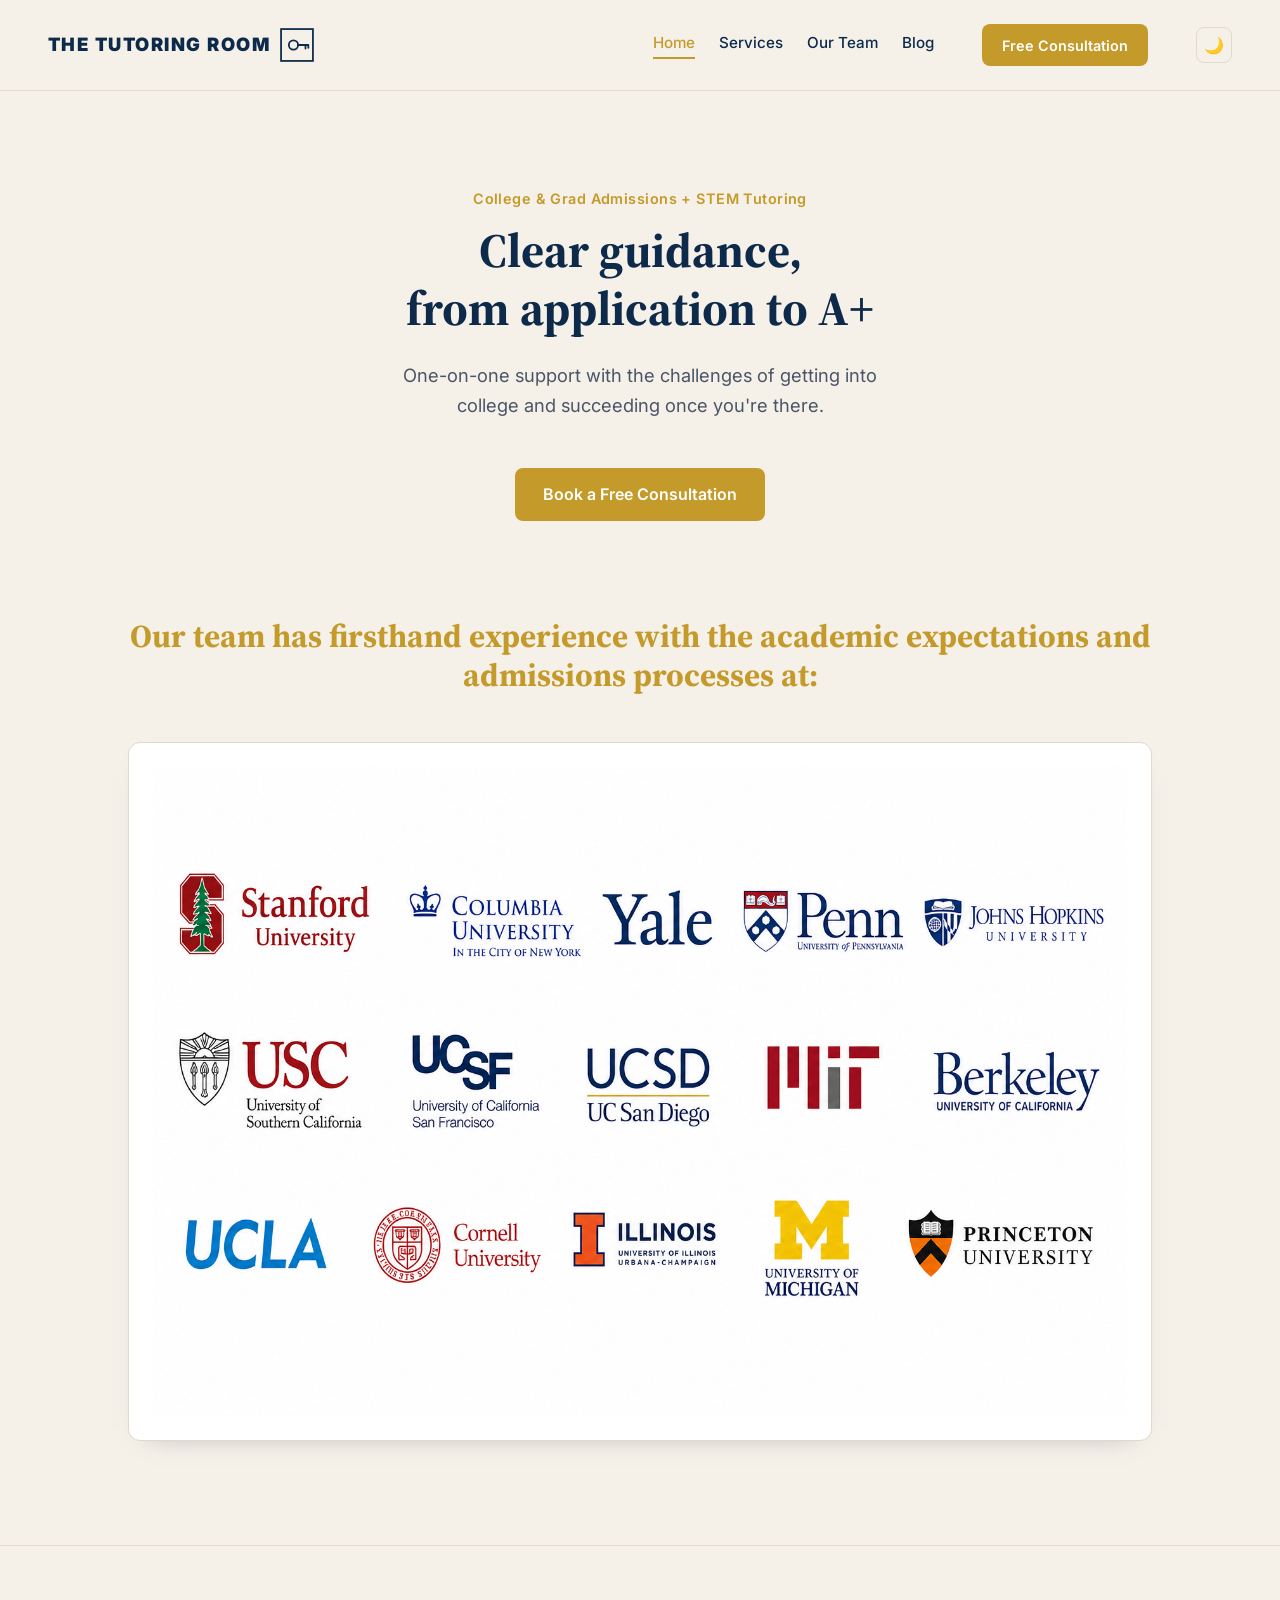
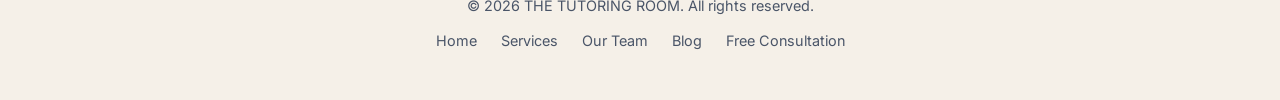
<file: index.html>
<!DOCTYPE html>
<html lang="en">
<head>
  <meta charset="UTF-8">
  <meta name="viewport" content="width=device-width, initial-scale=1.0">
  <title>College Admissions Advising &amp; STEM Tutoring | The Tutoring Room</title>
  <meta name="description" content="College admissions advising, graduate school guidance, and one-on-one STEM tutoring from experienced tutors at The Tutoring Room.">
  <link rel="canonical" href="https://tutoring-room.com/">
  <link rel="stylesheet" href="style.css?v=site-refresh-20261027-school-panel-roomier">
</head>
<body>

<header class="site-header">
  <a href="index.html" class="logo">
    <span class="logo-text">THE TUTORING ROOM</span>
    <span class="logo-icon" aria-hidden="true">
        <svg viewBox="0 0 24 24" fill="none" xmlns="http://www.w3.org/2000/svg">
        <rect x="0.75" y="0.75" width="22.5" height="22.5" stroke="currentColor" stroke-width="1.25"/>
        <circle cx="9.5" cy="12" r="3.25" stroke="currentColor" stroke-width="1.25"/>
        <path d="M12.75 12H20M18 12V14.5M20 12V14" stroke="currentColor" stroke-width="1.25" stroke-linecap="round"/>
        </svg>
    </span>
    </a>
  <button class="menu-toggle" type="button" aria-label="Open navigation menu" aria-expanded="false" aria-controls="site-navigation">
    <span></span><span></span><span></span>
  </button>
  <div class="nav-group" id="site-navigation">
    <nav aria-label="Main navigation">
      <a href="index.html" class="nav-active">Home</a>
      <a href="services.html">Services</a>
      <a href="team.html">Our Team</a>
      <a href="blog.html">Blog</a>
    </nav>
    <a href="consultation.html" class="btn-consultation">Free Consultation</a>
    <button id="theme-toggle" aria-label="Toggle dark mode">🌙</button>
  </div>
</header>

  <main>
    <section class="hero">
    <p class="hero-label"> College & Grad Admissions + STEM Tutoring</p>
    <h1>Clear guidance,<br>from application to A+</h1>
    <p class="hero-sub">One-on-one support with the challenges of getting into college and succeeding once you're there.</p>
    <a href="consultation.html" class="btn-primary">Book a Free Consultation</a>
    </section>

    <section class="admits">
      <h2 class="section-heading">Our team has firsthand experience with the academic expectations and admissions processes at:</h2>
      <div class="admits-image-wrapper">
        <img src="images/School_List.png" alt="Our team has firsthand experience with being admitted/helping student get into top colleges 
        including Stanford, Yale, MIT, Columbia, Penn, Berkeley, Cornell, UCLA and more">
      </div>
    </section>

  </main>

<footer class="site-footer">
  <p>&copy; 2026 THE TUTORING ROOM. All rights reserved.</p>
  <div class="footer-links">
    <a href="index.html">Home</a>
    <a href="services.html">Services</a>
    <a href="team.html">Our Team</a>
    <a href="blog.html">Blog</a>
    <a href="consultation.html">Free Consultation</a>
  </div>
</footer>

  <script src="script.js?v=site-refresh-20261027"></script>
</body>
</html>
</file>
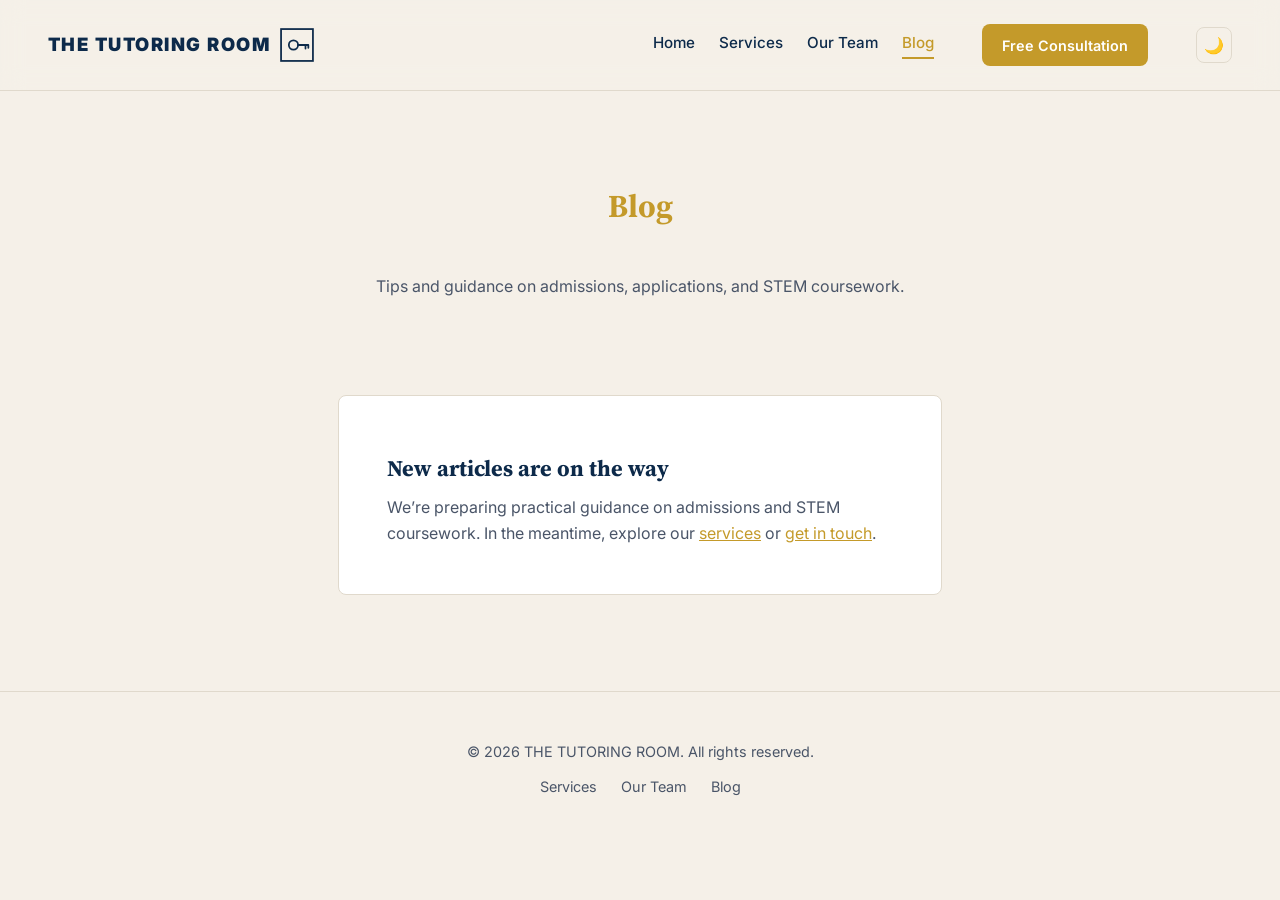
<file: blog.html>
<!DOCTYPE html>
<html lang="en">
<head>
  <meta charset="UTF-8">
  <meta name="viewport" content="width=device-width, initial-scale=1.0">
  <title>Admissions &amp; STEM Learning Articles | The Tutoring Room</title>
  <meta name="description" content="Practical guidance on college admissions, applications, graduate study, and STEM coursework from The Tutoring Room.">
  <link rel="canonical" href="https://tutoring-room.com/blog.html">
  <link rel="stylesheet" href="style.css?v=site-refresh-20261027">
</head>
<body>

<header class="site-header">
  <a href="index.html" class="logo">
    <span class="logo-text">THE TUTORING ROOM</span>
    <span class="logo-icon" aria-hidden="true">
        <svg viewBox="0 0 24 24" fill="none" xmlns="http://www.w3.org/2000/svg">
        <rect x="0.75" y="0.75" width="22.5" height="22.5" stroke="currentColor" stroke-width="1.25"/>
        <circle cx="9.5" cy="12" r="3.25" stroke="currentColor" stroke-width="1.25"/>
        <path d="M12.75 12H20M18 12V14.5M20 12V14" stroke="currentColor" stroke-width="1.25" stroke-linecap="round"/>
        </svg>
    </span>
    </a>
  <button class="menu-toggle" type="button" aria-label="Open navigation menu" aria-expanded="false" aria-controls="site-navigation">
    <span></span><span></span><span></span>
  </button>
  <div class="nav-group" id="site-navigation">
    <nav aria-label="Main navigation">
      <a href="index.html">Home</a>
      <a href="services.html">Services</a>
      <a href="team.html">Our Team</a>
      <a href="blog.html" class="nav-active">Blog</a>
    </nav>
    <a href="consultation.html" class="btn-consultation">Free Consultation</a>
    <button id="theme-toggle" aria-label="Toggle dark mode">🌙</button>
  </div>
</header>

  <main>
    <section class="blog-hero">
      <h1 class="section-heading">Blog</h1>
      <p class="contact-sub">Tips and guidance on admissions, applications, and STEM coursework.</p>
    </section>

    <section class="blog-list">

      <div class="blog-card">
        <h2>New articles are on the way</h2>
        <p>We’re preparing practical guidance on admissions and STEM coursework. In the meantime, explore our <a href="services.html">services</a> or <a href="consultation.html">get in touch</a>.</p>
      </div>

    </section>
  </main>

  <footer class="site-footer">
    <p>&copy; 2026 THE TUTORING ROOM. All rights reserved.</p>
    <div class="footer-links">
      <a href="services.html">Services</a>
      <a href="team.html">Our Team</a>
      <a href="blog.html">Blog</a>
    </div>
  </footer>

  <script src="script.js?v=site-refresh-20261027"></script>
</body>
</html>
</file>
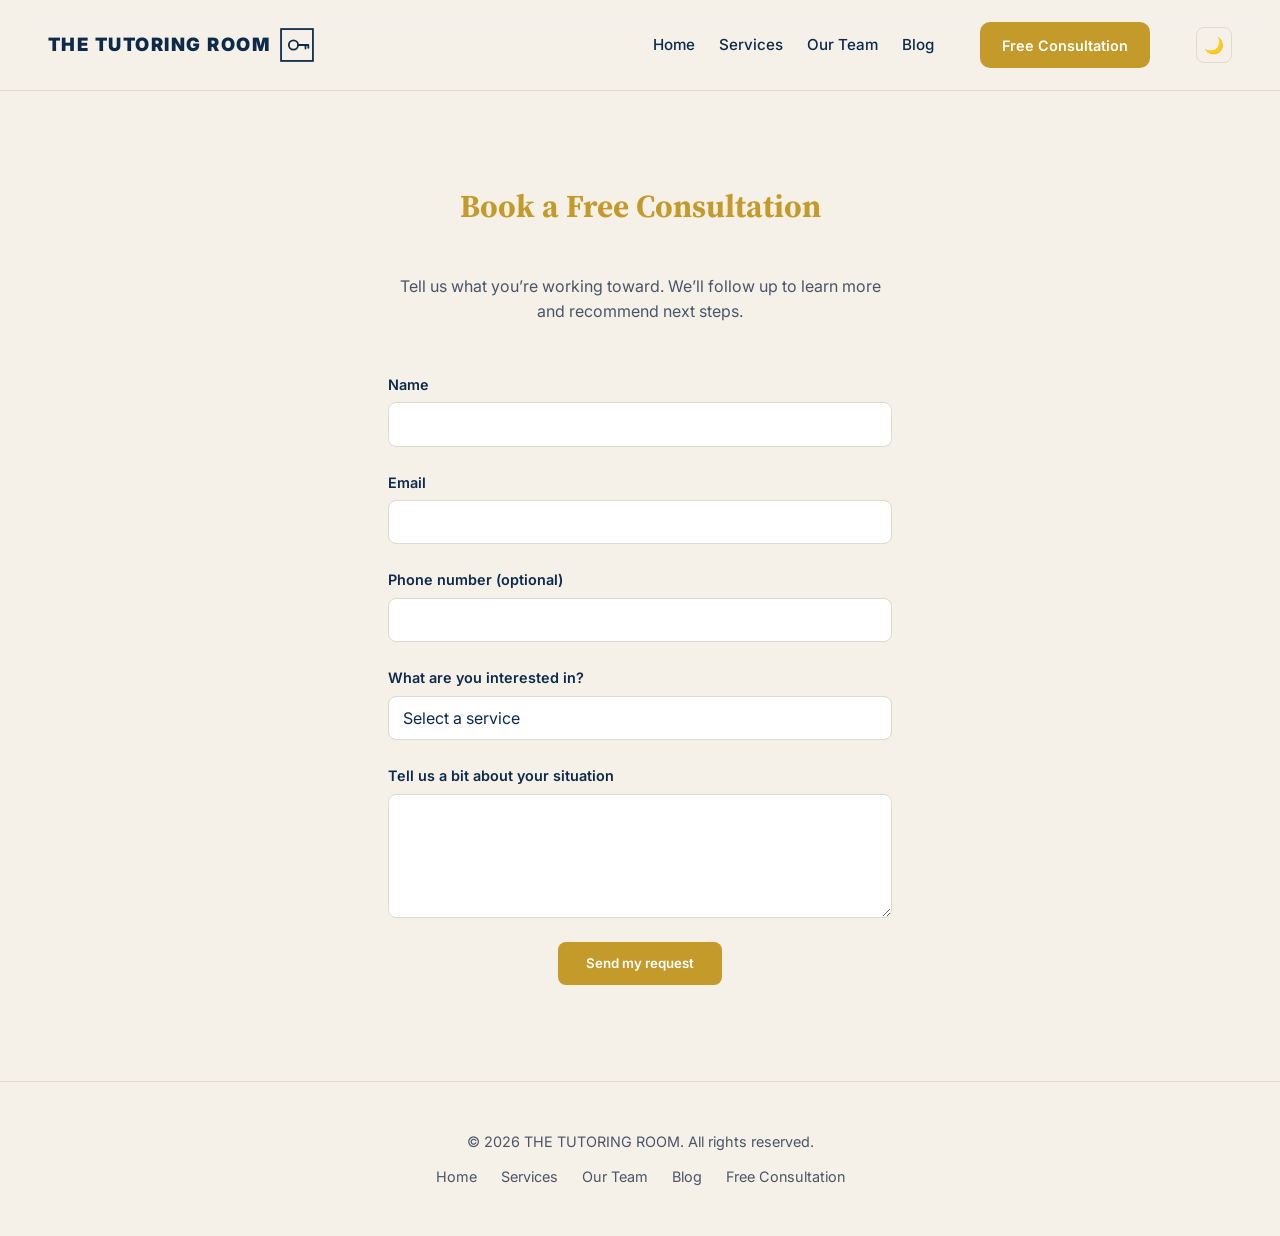
<file: consultation.html>
<!DOCTYPE html>
<html lang="en">
<head>
  <meta charset="UTF-8">
  <meta name="viewport" content="width=device-width, initial-scale=1.0">
  <title>Free Tutoring Consultation | The Tutoring Room</title>
  <meta name="description" content="Request a free consultation for college admissions advising, graduate school guidance, or one-on-one STEM tutoring.">
  <link rel="canonical" href="https://tutoring-room.com/consultation.html">
  <link rel="stylesheet" href="style.css?v=site-refresh-20261027">
</head>
<body>

  <header class="site-header">
    <a href="index.html" class="logo">
    <span class="logo-text">THE TUTORING ROOM</span>
    <span class="logo-icon" aria-hidden="true">
        <svg viewBox="0 0 24 24" fill="none" xmlns="http://www.w3.org/2000/svg">
        <rect x="0.75" y="0.75" width="22.5" height="22.5" stroke="currentColor" stroke-width="1.25"/>
        <circle cx="9.5" cy="12" r="3.25" stroke="currentColor" stroke-width="1.25"/>
        <path d="M12.75 12H20M18 12V14.5M20 12V14" stroke="currentColor" stroke-width="1.25" stroke-linecap="round"/>
        </svg>
    </span>
    </a>
    <button class="menu-toggle" type="button" aria-label="Open navigation menu" aria-expanded="false" aria-controls="site-navigation">
      <span></span><span></span><span></span>
    </button>
    <div class="nav-group" id="site-navigation">
      <nav aria-label="Main navigation">
        <a href="index.html">Home</a>
        <a href="services.html">Services</a>
        <a href="team.html">Our Team</a>
        <a href="blog.html">Blog</a>
      </nav>
      <a href="consultation.html" class="btn-consultation nav-active-consultation">Free Consultation</a>
      <button id="theme-toggle" aria-label="Toggle dark mode">🌙</button>
    </div>
  </header>

  <main>
    <section class="contact">
      <h1 class="section-heading">Book a Free Consultation</h1>
      <p class="contact-sub">Tell us what you’re working toward. We’ll follow up to learn more and recommend next steps.</p>

      <form id="consultation-form" action="https://formspree.io/f/xdardaqd" method="POST" class="contact-form">
        <input type="hidden" name="subject" value="New consultation request — The Tutoring Room">

        <div class="form-group">
          <label for="name">Name</label>
          <input type="text" id="name" name="name" required>
        </div>

        <div class="form-group">
          <label for="email">Email</label>
          <input type="email" id="email" name="email" required>
        </div>

        <div class="form-group">
          <label for="phone">Phone number (optional)</label>
          <input type="tel" id="phone" name="phone" autocomplete="tel">
        </div>

        <div class="form-group">
          <label for="service">What are you interested in?</label>
          <select id="service" name="service" required>
            <option value="" disabled selected>Select a service</option>
            <option value="college-advising">College Admissions Advising</option>
            <option value="grad-advising">Graduate School Advising</option>
            <option value="stem-tutoring">STEM Tutoring</option>
            <option value="unsure">Not sure yet</option>
          </select>
        </div>

        <div class="form-group">
          <label for="message">Tell us a bit about your situation</label>
          <textarea id="message" name="message" rows="5" required></textarea>
        </div>

        <p id="form-status" class="form-status" role="status" aria-live="polite"></p>
        <button type="submit" class="btn-primary">Send my request</button>
      </form>
    </section>

  </main>


  

  <footer class="site-footer">
    <p>&copy; 2026 THE TUTORING ROOM. All rights reserved.</p>
    <div class="footer-links">
      <a href="index.html">Home</a>
      <a href="services.html">Services</a>
      <a href="team.html">Our Team</a>
      <a href="blog.html">Blog</a>
      <a href="consultation.html">Free Consultation</a>
    </div>
  </footer>

  <script src="script.js?v=site-refresh-20261027"></script>
</body>
</html>
</file>
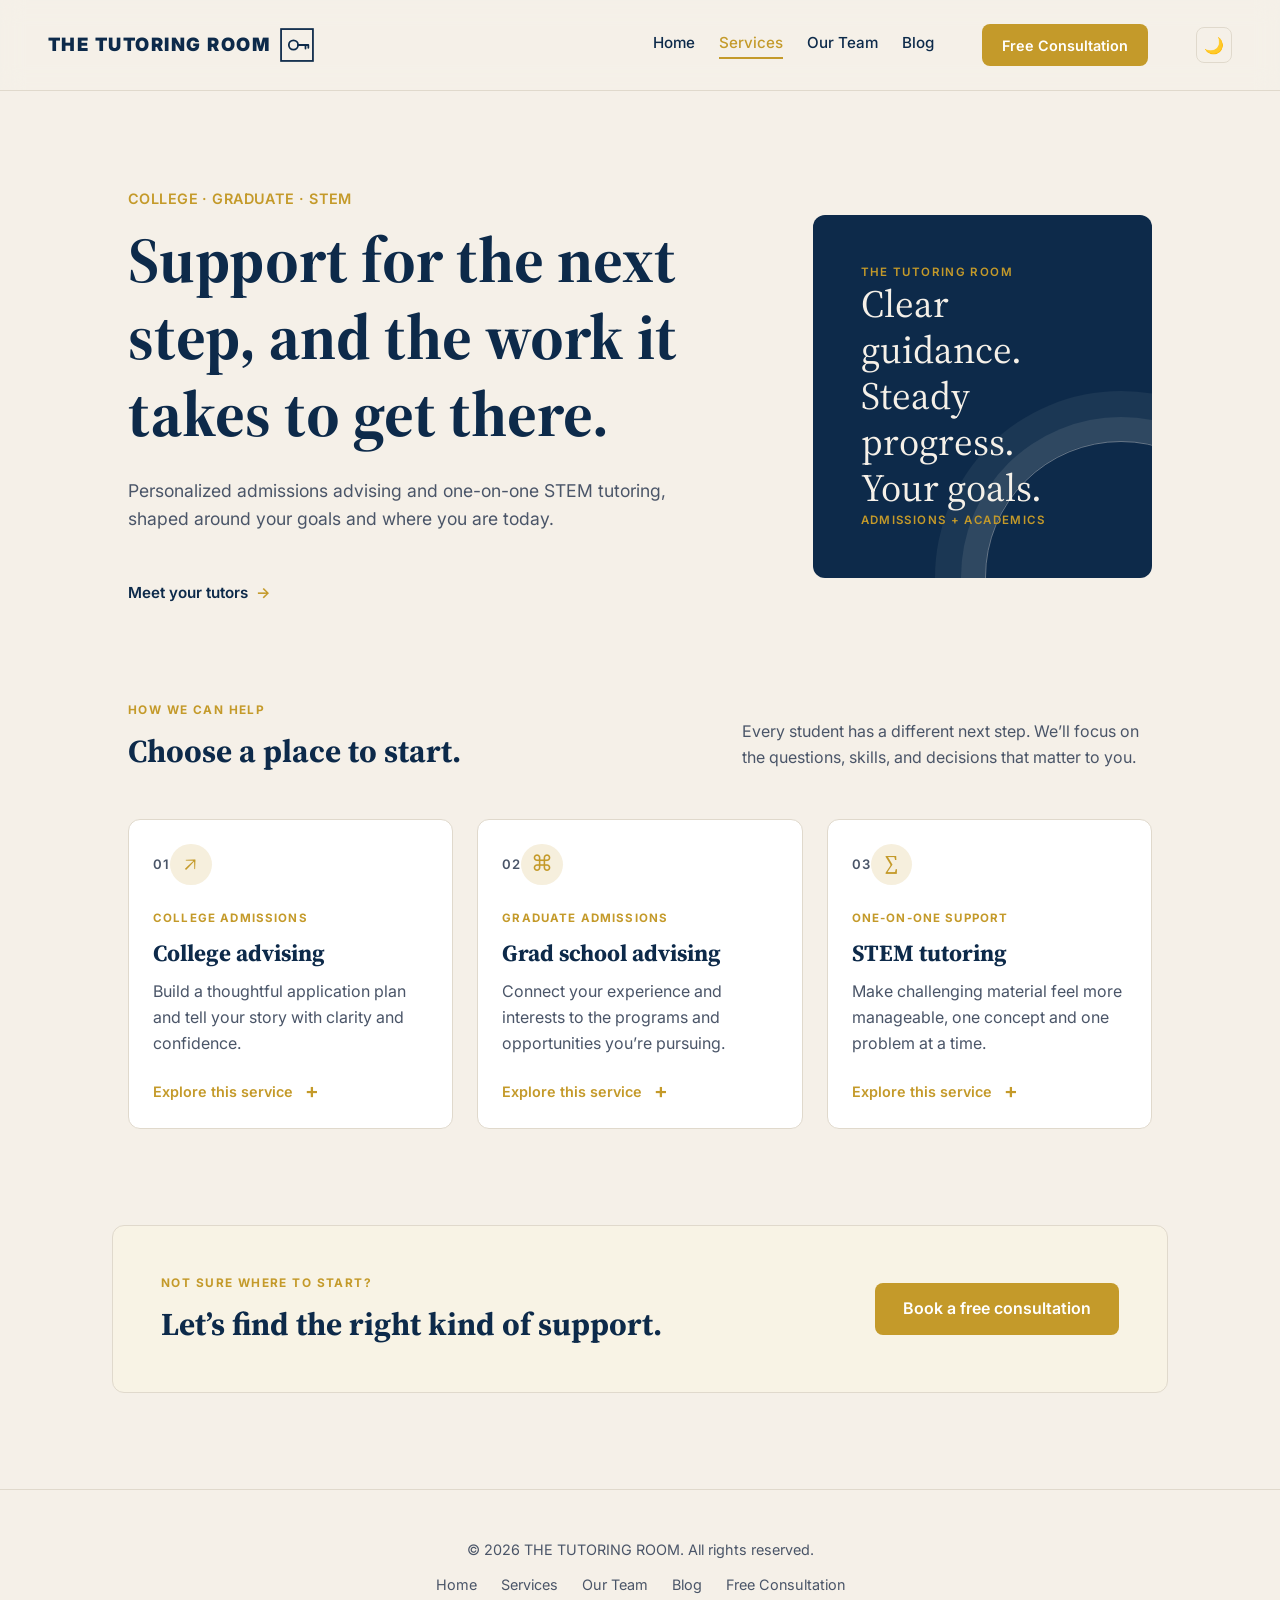
<file: services.html>
<!DOCTYPE html>
<html lang="en">
<head>
  <meta charset="UTF-8">
  <meta name="viewport" content="width=device-width, initial-scale=1.0">
  <title>College &amp; Graduate Advising, STEM Tutoring | The Tutoring Room</title>
  <meta name="description" content="Explore college admissions advising, graduate school application guidance, and one-on-one STEM tutoring tailored to your goals.">
  <link rel="canonical" href="https://tutoring-room.com/services.html">
  <link rel="stylesheet" href="style.css?v=site-refresh-20261027-service-accordion-v3">
</head>
<body>

  <header class="site-header">
    <a href="index.html" class="logo">
    <span class="logo-text">THE TUTORING ROOM</span>
    <span class="logo-icon" aria-hidden="true">
        <svg viewBox="0 0 24 24" fill="none" xmlns="http://www.w3.org/2000/svg">
        <rect x="0.75" y="0.75" width="22.5" height="22.5" stroke="currentColor" stroke-width="1.25"/>
        <circle cx="9.5" cy="12" r="3.25" stroke="currentColor" stroke-width="1.25"/>
        <path d="M12.75 12H20M18 12V14.5M20 12V14" stroke="currentColor" stroke-width="1.25" stroke-linecap="round"/>
        </svg>
    </span>
    </a>
    <button class="menu-toggle" type="button" aria-label="Open navigation menu" aria-expanded="false" aria-controls="site-navigation">
      <span></span><span></span><span></span>
    </button>
    <div class="nav-group" id="site-navigation">
      <nav aria-label="Main navigation">
        <a href="index.html">Home</a>
        <a href="services.html" class="nav-active">Services</a>
        <a href="team.html">Our Team</a>
        <a href="blog.html">Blog</a>
      </nav>
      <a href="consultation.html" class="btn-consultation">Free Consultation</a>
      <button id="theme-toggle" aria-label="Toggle dark mode">🌙</button>
    </div>
  </header>

  <main>
    <section class="services-hero">
      <div class="services-hero-copy">
        <p class="hero-label">COLLEGE · GRADUATE · STEM</p>
        <h1>Support for the next step, and the work it takes to get there.</h1>
        <p>Personalized admissions advising and one-on-one STEM tutoring, shaped around your goals and where you are today.</p>
        <div class="services-hero-actions">
          <a href="team.html" class="services-text-link">Meet your tutors <span aria-hidden="true">→</span></a>
        </div>
      </div>
      <aside class="services-hero-aside">
        <span class="aside-index">THE TUTORING ROOM</span>
        <p>Clear guidance.<br>Steady progress.<br>Your goals.</p>
        <span class="aside-caption">ADMISSIONS + ACADEMICS</span>
      </aside>
    </section>

    <section id="services" class="services">
      <div class="services-intro">
        <div>
          <p class="section-kicker">HOW WE CAN HELP</p>
          <h2>Choose a place to start.</h2>
        </div>
        <p>Every student has a different next step. We’ll focus on the questions, skills, and decisions that matter to you.</p>
      </div>

      <div class="services-grid">
        <article class="service-card">
          <button class="service-card-toggle" type="button" aria-expanded="false" aria-controls="service-college-panel">
            <span class="service-card-top"><span class="service-number">01</span><span class="service-symbol" aria-hidden="true">↗</span></span>
            <span class="service-marginalia">COLLEGE ADMISSIONS</span>
            <span class="service-card-title" role="heading" aria-level="3">College advising</span>
            <span class="service-card-description">Build a thoughtful application plan and tell your story with clarity and confidence.</span>
            <span class="service-expand-label"><span class="service-expand-copy"><span class="service-expand-open-label">Explore this service</span><span class="service-expand-close-label">Hide details</span></span><span class="service-expand-icon" aria-hidden="true">+</span></span>
          </button>
          <div class="service-card-panel" id="service-college-panel" aria-hidden="true"><div class="service-card-panel-inner">
            <ul class="service-details"><li>Application strategy and school research</li><li>Essay ideas, drafts, and feedback</li><li>Timelines and application organization</li></ul>
          </div></div>
        </article>

        <article class="service-card">
          <button class="service-card-toggle" type="button" aria-expanded="false" aria-controls="service-grad-panel">
            <span class="service-card-top"><span class="service-number">02</span><span class="service-symbol" aria-hidden="true">⌘</span></span>
            <span class="service-marginalia">GRADUATE ADMISSIONS</span>
            <span class="service-card-title" role="heading" aria-level="3">Grad school advising</span>
            <span class="service-card-description">Connect your experience and interests to the programs and opportunities you’re pursuing.</span>
            <span class="service-expand-label"><span class="service-expand-copy"><span class="service-expand-open-label">Explore this service</span><span class="service-expand-close-label">Hide details</span></span><span class="service-expand-icon" aria-hidden="true">+</span></span>
          </button>
          <div class="service-card-panel" id="service-grad-panel" aria-hidden="true"><div class="service-card-panel-inner">
            <ul class="service-details"><li>Program selection and application planning</li><li>Personal statements and essays</li><li>Interview preparation</li></ul>
          </div></div>
        </article>

        <article class="service-card">
          <button class="service-card-toggle" type="button" aria-expanded="false" aria-controls="service-stem-panel">
            <span class="service-card-top"><span class="service-number">03</span><span class="service-symbol" aria-hidden="true">∑</span></span>
            <span class="service-marginalia">ONE-ON-ONE SUPPORT</span>
            <span class="service-card-title" role="heading" aria-level="3">STEM tutoring</span>
            <span class="service-card-description">Make challenging material feel more manageable, one concept and one problem at a time.</span>
            <span class="service-expand-label"><span class="service-expand-copy"><span class="service-expand-open-label">Explore this service</span><span class="service-expand-close-label">Hide details</span></span><span class="service-expand-icon" aria-hidden="true">+</span></span>
          </button>
          <div class="service-card-panel" id="service-stem-panel" aria-hidden="true"><div class="service-card-panel-inner">
            <ul class="service-details"><li>Math, physics, chemistry, and biology</li><li>Engineering and computer science</li><li>Support from foundations to advanced coursework</li></ul>
          </div></div>
        </article>
      </div>
    </section>

    <section class="services-cta">
      <div>
        <p class="section-kicker">NOT SURE WHERE TO START?</p>
        <h2>Let’s find the right kind of support.</h2>
      </div>
      <a href="consultation.html" class="btn-primary">Book a free consultation</a>
    </section>

  </main>

  <footer class="site-footer">
    <p>&copy; 2026 THE TUTORING ROOM. All rights reserved.</p>
    <div class="footer-links">
      <a href="index.html">Home</a>
      <a href="services.html">Services</a>
      <a href="team.html">Our Team</a>
      <a href="blog.html">Blog</a>
      <a href="consultation.html">Free Consultation</a>
    </div>
  </footer>

  <script src="script.js?v=site-refresh-20261027-service-drawer-v1"></script>
</body>
</html>
</file>
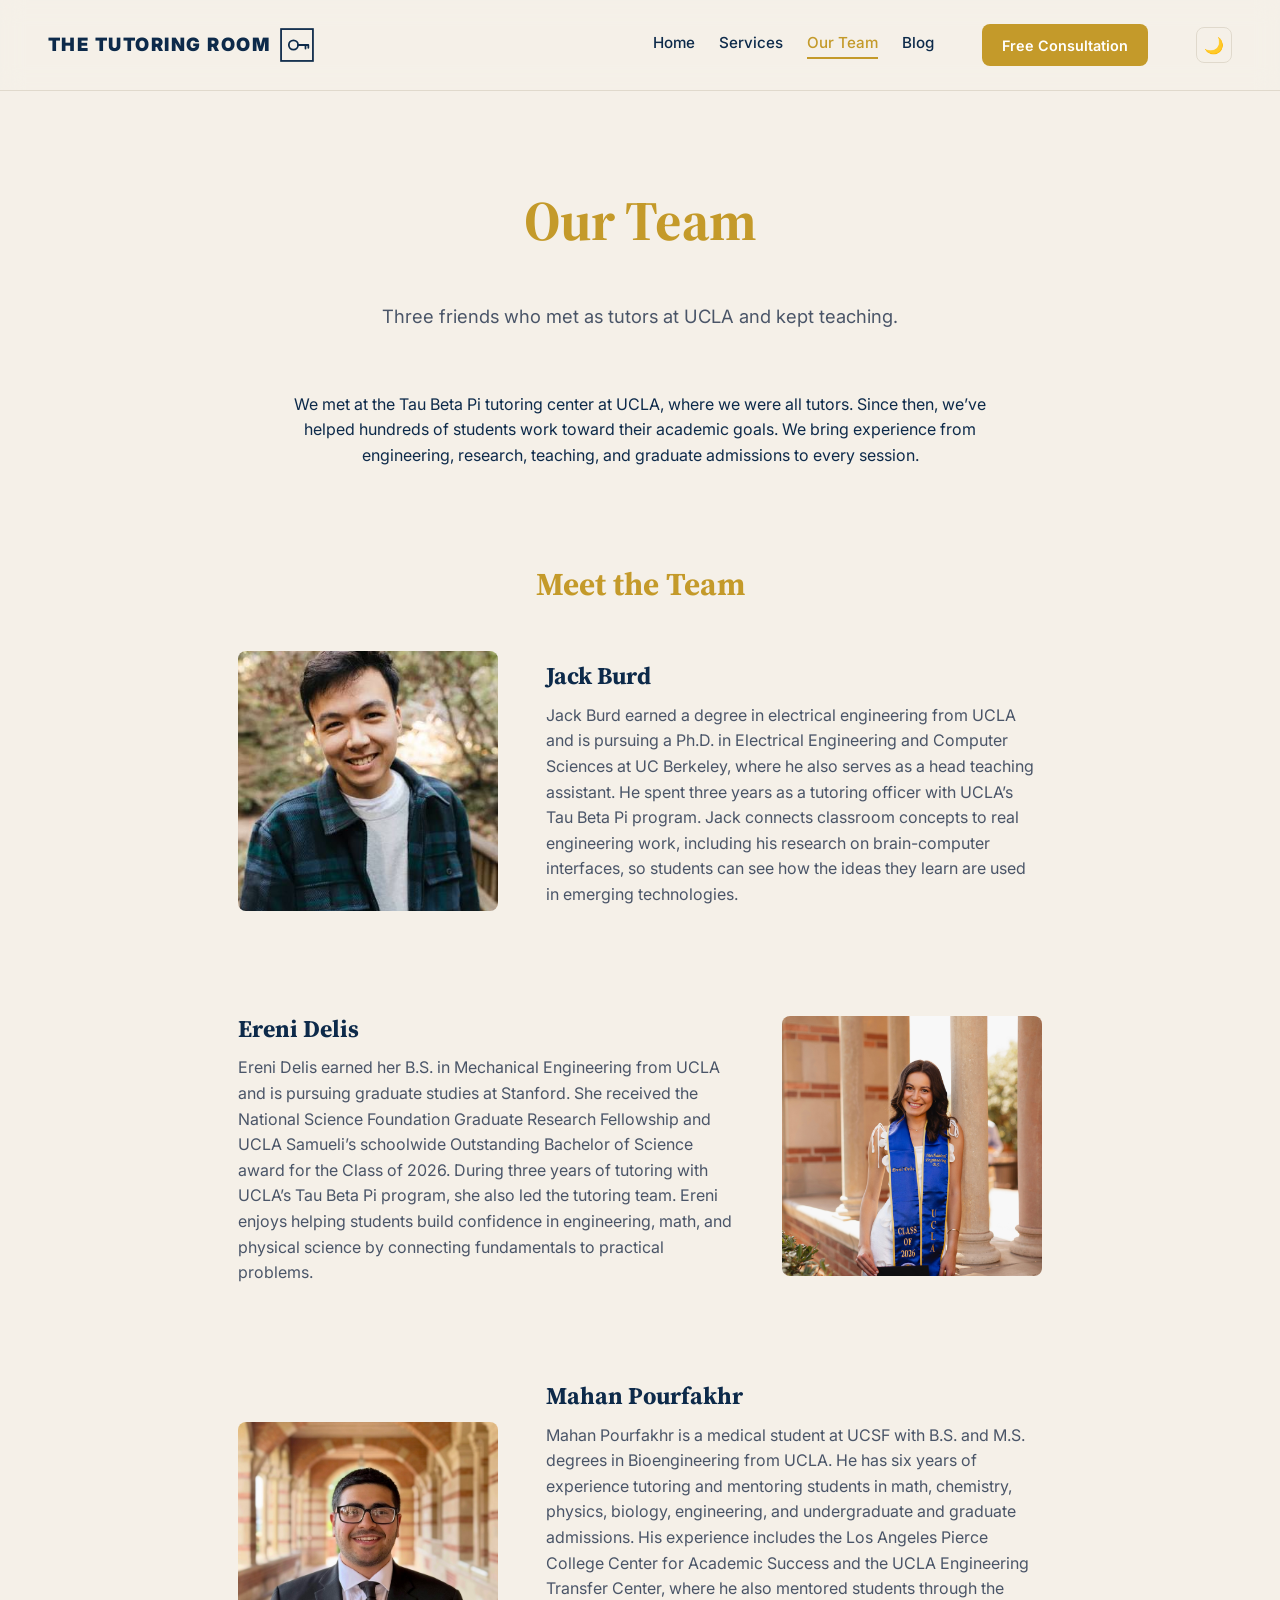
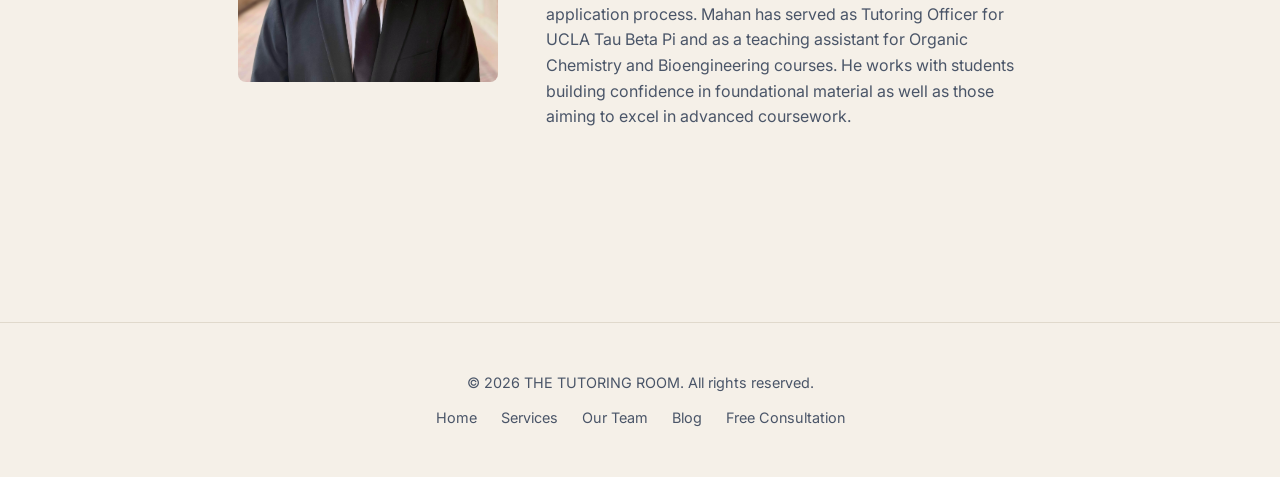
<file: team.html>
<!DOCTYPE html>
<html lang="en">
<head>
  <meta charset="UTF-8">
  <meta name="viewport" content="width=device-width, initial-scale=1.0">
  <title>Tutors | Mahan Pourfakhr, Jack Burd &amp; Ereni Delis</title>
  <meta name="description" content="Meet Mahan Pourfakhr, Jack Burd, and Ereni Delis: experienced UCLA tutors providing admissions guidance and STEM tutoring.">
  <link rel="canonical" href="https://tutoring-room.com/team.html">
  <link rel="stylesheet" href="style.css?v=site-refresh-20261027-team-intro">
</head>
<body>

  <header class="site-header">
    <a href="index.html" class="logo">
    <span class="logo-text">THE TUTORING ROOM</span>
    <span class="logo-icon" aria-hidden="true">
        <svg viewBox="0 0 24 24" fill="none" xmlns="http://www.w3.org/2000/svg">
        <rect x="0.75" y="0.75" width="22.5" height="22.5" stroke="currentColor" stroke-width="1.25"/>
        <circle cx="9.5" cy="12" r="3.25" stroke="currentColor" stroke-width="1.25"/>
        <path d="M12.75 12H20M18 12V14.5M20 12V14" stroke="currentColor" stroke-width="1.25" stroke-linecap="round"/>
        </svg>
    </span>
    </a>
    <button class="menu-toggle" type="button" aria-label="Open navigation menu" aria-expanded="false" aria-controls="site-navigation">
      <span></span><span></span><span></span>
    </button>
    <div class="nav-group" id="site-navigation">
      <nav aria-label="Main navigation">
        <a href="index.html">Home</a>
        <a href="services.html">Services</a>
        <a href="team.html" class="nav-active">Our Team</a>
        <a href="blog.html">Blog</a>
      </nav>
      <a href="consultation.html" class="btn-consultation">Free Consultation</a>
      <button id="theme-toggle" aria-label="Toggle dark mode">🌙</button>
    </div>
  </header>

  <main>
    <section class="page-hero team-page-hero">
      <h1 class="section-heading team-page-title">Our Team</h1>
      <p class="contact-sub team-page-intro">Three friends who met as tutors at UCLA and kept teaching.</p>
    </section>

    <section class="team-story about-label">
      <p>We met at the Tau Beta Pi tutoring center at UCLA, where we were all tutors. Since then, we’ve helped hundreds of students work toward their academic goals. We bring experience from engineering, research, teaching, and graduate admissions to every session.</p>
    </section>

    <section id="about" class="about">
      <h2 class="section-heading">Meet the Team</h2>

    <div class="person-row">
        <div class="person-photo">
        <img src="images/Jack_Burd.jpeg" alt="Photo of Jack Burd">
        </div>
        <div class="person-text">
        <h3>Jack Burd</h3>
        <p>Jack Burd earned a degree in electrical engineering from UCLA and is pursuing a Ph.D. in Electrical Engineering and Computer Sciences at UC Berkeley, where he also serves as a head teaching assistant. He spent three years as a tutoring officer with UCLA’s Tau Beta Pi program. Jack connects classroom concepts to real engineering work, including his research on brain-computer interfaces, so students can see how the ideas they learn are used in emerging technologies.</p>
        </div>
    </div>

    <div class="person-row reverse">
        <div class="person-photo">
        <img src="images/Ereni.JPEG" alt="Photo of Ereni">
        </div>
        <div class="person-text">
        <h3>Ereni Delis</h3>
        <p>Ereni Delis earned her B.S. in Mechanical Engineering from UCLA and is pursuing graduate studies at Stanford. She received the National Science Foundation Graduate Research Fellowship and UCLA Samueli’s schoolwide Outstanding Bachelor of Science award for the Class of 2026. During three years of tutoring with UCLA’s Tau Beta Pi program, she also led the tutoring team. Ereni enjoys helping students build confidence in engineering, math, and physical science by connecting fundamentals to practical problems.</p>
        </div>
    </div>

    <div class="person-row">
        <div class="person-photo">
        <img src="images/mahan_pourfakhr.jpeg" alt="Photo of Mahan Pourfakhr">
        </div>
        <div class="person-text">
        <h3>Mahan Pourfakhr</h3>
        <p>Mahan Pourfakhr is a medical student at UCSF with B.S. and M.S. degrees in Bioengineering from UCLA. He has six years of experience tutoring and mentoring students in math, chemistry, physics, biology, engineering, and undergraduate and graduate admissions. His experience includes the Los Angeles Pierce College Center for Academic Success and the UCLA Engineering Transfer Center, where he also mentored students through the application process. Mahan has served as Tutoring Officer for UCLA Tau Beta Pi and as a teaching assistant for Organic Chemistry and Bioengineering courses. He works with students building confidence in foundational material as well as those aiming to excel in advanced coursework.</p>
        </div>
    </div>
    </section>
  </main>
  <footer class="site-footer">
    <p>&copy; 2026 THE TUTORING ROOM. All rights reserved.</p>
    <div class="footer-links">
      <a href="index.html">Home</a>
      <a href="services.html">Services</a>
      <a href="team.html">Our Team</a>
      <a href="blog.html">Blog</a>
      <a href="consultation.html">Free Consultation</a>
    </div>
  </footer>

  <script src="script.js?v=site-refresh-20261027"></script>
</body>
</html>
</file>
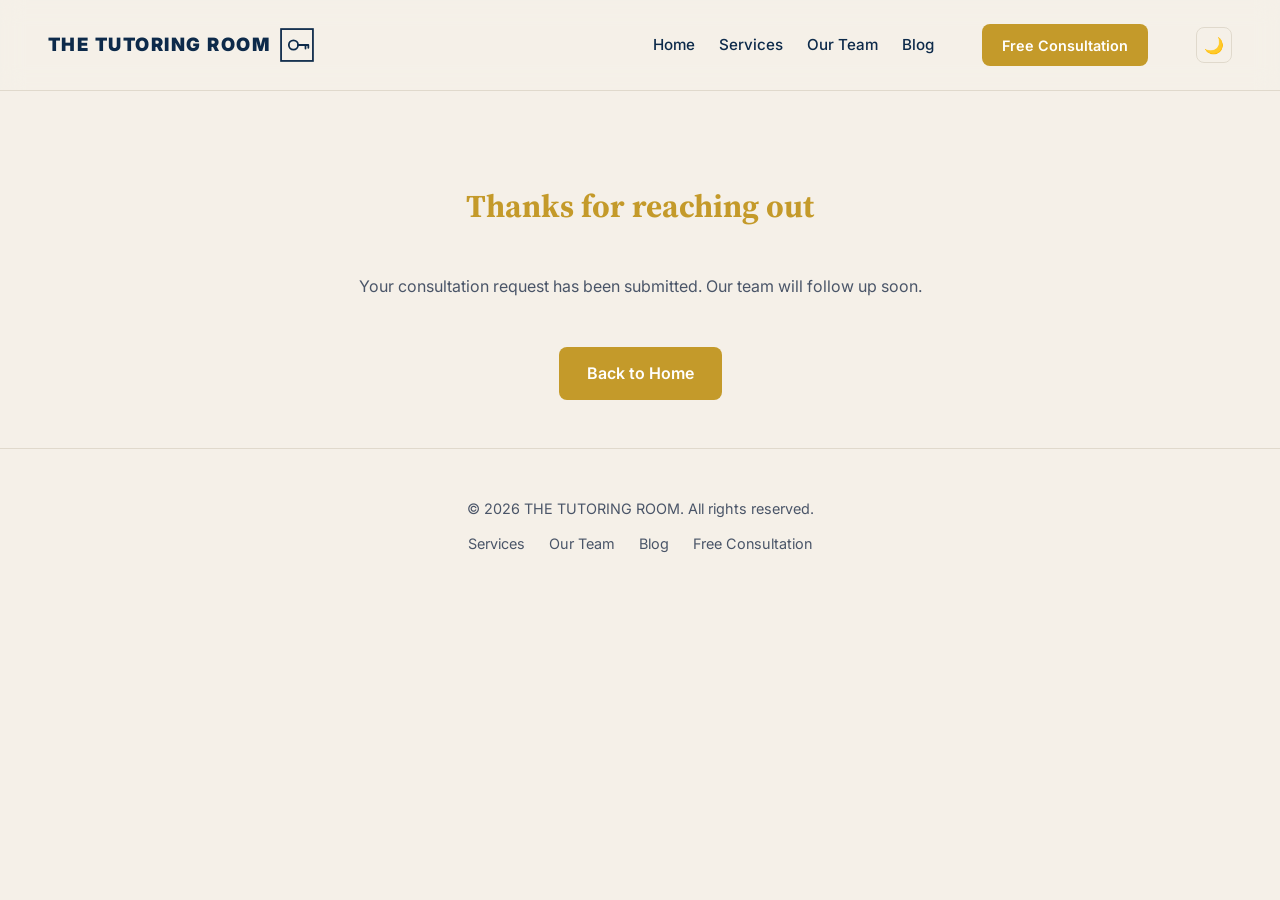
<file: thank-you.html>
<!DOCTYPE html>
<html lang="en">
<head>
  <meta charset="UTF-8">
  <meta name="viewport" content="width=device-width, initial-scale=1.0">
  <title>Request Received | The Tutoring Room</title>
  <link rel="canonical" href="https://tutoring-room.com/thank-you.html">
  <meta name="robots" content="noindex, follow">
  <link rel="stylesheet" href="style.css?v=site-refresh-20261027">
</head>
<body>
  <header class="site-header">
    <a href="index.html" class="logo">
      <span class="logo-text">THE TUTORING ROOM</span>
      <span class="logo-icon" aria-hidden="true">
        <svg viewBox="0 0 24 24" fill="none" xmlns="http://www.w3.org/2000/svg">
          <rect x="0.75" y="0.75" width="22.5" height="22.5" stroke="currentColor" stroke-width="1.25"/>
          <circle cx="9.5" cy="12" r="3.25" stroke="currentColor" stroke-width="1.25"/>
          <path d="M12.75 12H20M18 12V14.5M20 12V14" stroke="currentColor" stroke-width="1.25" stroke-linecap="round"/>
        </svg>
      </span>
    </a>
    <button class="menu-toggle" type="button" aria-label="Open navigation menu" aria-expanded="false" aria-controls="site-navigation">
      <span></span><span></span><span></span>
    </button>
    <div class="nav-group" id="site-navigation">
      <nav aria-label="Main navigation">
        <a href="index.html">Home</a>
        <a href="services.html">Services</a>
        <a href="team.html">Our Team</a>
        <a href="blog.html">Blog</a>
      </nav>
      <a href="consultation.html" class="btn-consultation">Free Consultation</a>
      <button id="theme-toggle" aria-label="Toggle dark mode">🌙</button>
    </div>
  </header>

  <main>
    <section class="page-hero">
      <h1 class="section-heading">Thanks for reaching out</h1>
      <p class="contact-sub">Your consultation request has been submitted. Our team will follow up soon.</p>
      <a href="index.html" class="btn-primary">Back to Home</a>
    </section>
  </main>

  <footer class="site-footer">
    <p>&copy; 2026 THE TUTORING ROOM. All rights reserved.</p>
    <div class="footer-links">
      <a href="services.html">Services</a>
      <a href="team.html">Our Team</a>
      <a href="blog.html">Blog</a>
      <a href="consultation.html">Free Consultation</a>
    </div>
  </footer>

  <script src="script.js?v=site-refresh-20261027"></script>
</body>
</html>
</file>
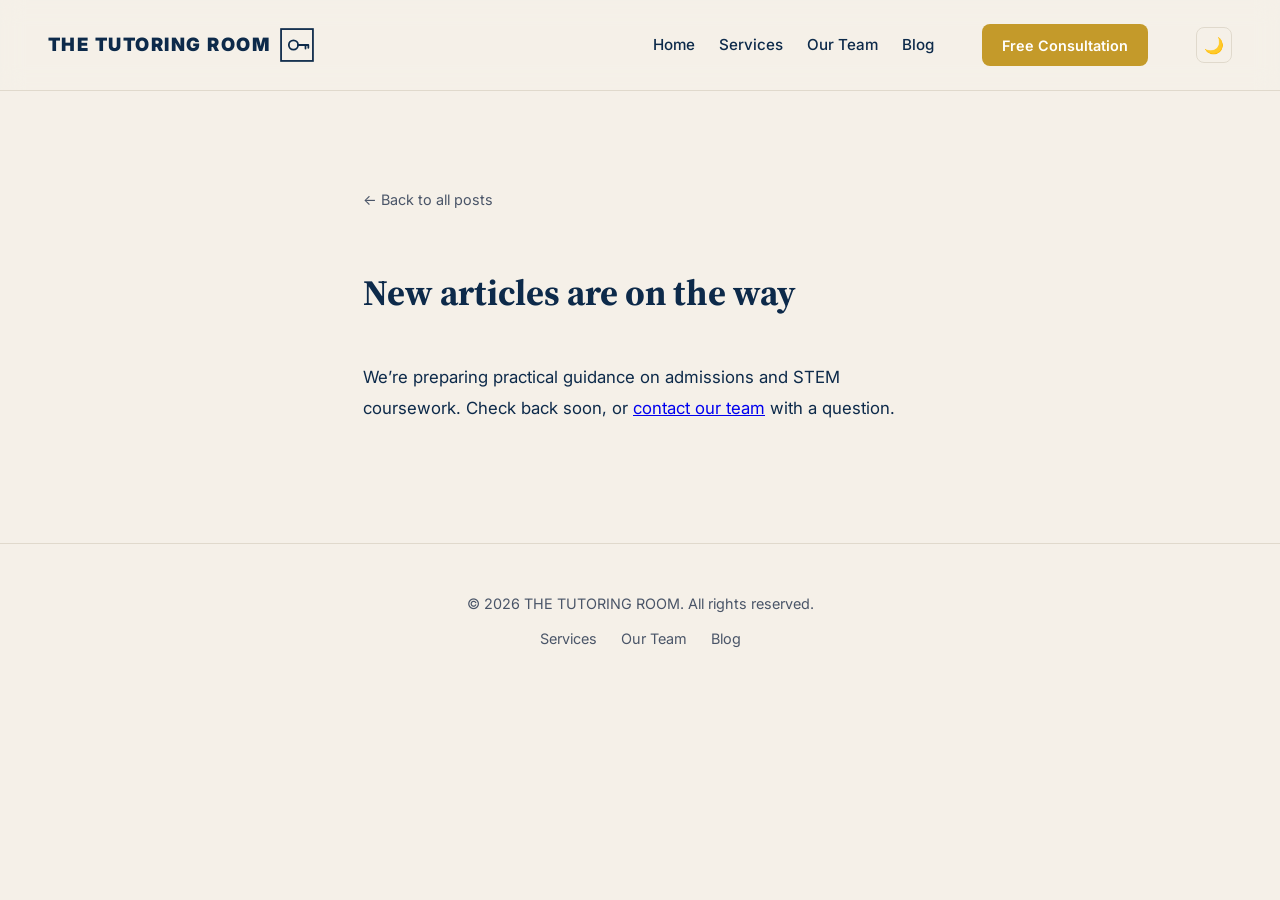
<file: posts/example-post.html>
<!DOCTYPE html>
<html lang="en">
<head>
  <meta charset="UTF-8">
  <meta name="viewport" content="width=device-width, initial-scale=1.0">
  <title>Articles &amp; Guides | The Tutoring Room</title>
  <link rel="canonical" href="https://tutoring-room.com/posts/example-post.html">
  <meta name="robots" content="noindex, follow">
  <link rel="stylesheet" href="../style.css?v=site-refresh-20261027">
</head>
<body>

  <header class="site-header">
    <a href="../index.html" class="logo">
    <span class="logo-text">THE TUTORING ROOM</span>
    <span class="logo-icon" aria-hidden="true">
        <svg viewBox="0 0 24 24" fill="none" xmlns="http://www.w3.org/2000/svg">
        <rect x="0.75" y="0.75" width="22.5" height="22.5" stroke="currentColor" stroke-width="1.25"/>
        <circle cx="9.5" cy="12" r="3.25" stroke="currentColor" stroke-width="1.25"/>
        <path d="M12.75 12H20M18 12V14.5M20 12V14" stroke="currentColor" stroke-width="1.25" stroke-linecap="round"/>
        </svg>
    </span>
    </a>
    <button class="menu-toggle" type="button" aria-label="Open navigation menu" aria-expanded="false" aria-controls="site-navigation">
      <span></span><span></span><span></span>
    </button>
    <div class="nav-group" id="site-navigation">
      <nav aria-label="Main navigation">
        <a href="../index.html">Home</a>
        <a href="../services.html">Services</a>
        <a href="../team.html">Our Team</a>
        <a href="../blog.html">Blog</a>
      </nav>
      <a href="../consultation.html" class="btn-consultation">Free Consultation</a>
      <button id="theme-toggle" aria-label="Toggle dark mode">🌙</button>
    </div>
  </header>

  <main>
    <article class="post">
      <a href="../blog.html" class="post-back">← Back to all posts</a>
      <h1>New articles are on the way</h1>
      <p>We’re preparing practical guidance on admissions and STEM coursework. Check back soon, or <a href="../consultation.html">contact our team</a> with a question.</p>
    </article>
  </main>

  <footer class="site-footer">
    <p>&copy; 2026 THE TUTORING ROOM. All rights reserved.</p>
    <div class="footer-links">
      <a href="../services.html">Services</a>
      <a href="../team.html">Our Team</a>
      <a href="../blog.html">Blog</a>
    </div>
  </footer>

  <script src="../script.js?v=site-refresh-20261027"></script>
</body>
</html>
</file>
<file: style.css>
@import url('https://fonts.googleapis.com/css2?family=Source+Serif+4:opsz,wght@8..60,400;8..60,600;8..60,700&family=Inter:wght@400;500;600&display=swap');

/* ---- Design tokens (light mode = default) ---- */
:root {
  --color-bg: #F5F0E8;
  --color-text: #0D2A4A;
  --color-text-muted: #4A5568;
  --color-accent: #C49A2A;
  --color-surface: #FFFFFF;
  --color-border: #E0D9CC;

  --font-display: "Source Serif 4", Georgia, serif;
  --font-body: "Inter", -apple-system, sans-serif;

  --space-sm: 0.75rem;
  --space-md: 1.5rem;
  --space-lg: 3rem;
  --space-xl: 6rem;

  --radius: 8px;
  --transition: 0.2s ease;
}

/* ---- Dark mode overrides ---- */
[data-theme="dark"] {
  --color-bg: #0D2A4A;
  --color-text: #F5F0E8;
  --color-text-muted: #9CA3AF;
  --color-accent: #E8B84B;
  --color-surface: #1a5079;
  --color-border: #1A4F8A;
}

/* ---- Reset & base ---- */
* {
  margin: 0;
  padding: 0;
  box-sizing: border-box;
}

body {
  background-color: var(--color-bg);
  color: var(--color-text);
  font-family: var(--font-body);
  line-height: 1.6;
  transition: background-color var(--transition), color var(--transition);
}

h1, h2, h3 {
  font-family: var(--font-display);
  line-height: 1.2;
}


/* ---- Section headings ---- */
.section-heading {
  color: var(--color-accent);
  text-align: center;
  font-size: 2rem;
  margin-bottom: var(--space-lg);
}


/* ---- Header related stuff ---- */
.site-header {
  display: flex;
  align-items: center;
  justify-content: space-between;
  padding: var(--space-md) var(--space-lg);
  border-bottom: 1px solid var(--color-border);
  position: sticky;
  top: 0;
  background-color: color-mix(in srgb, var(--color-bg) 75%, transparent);
    backdrop-filter: blur(12px);
    -webkit-backdrop-filter: blur(12px);
  z-index: 100;
}

.nav-group {
  display: flex;
  align-items: center;
  gap: var(--space-lg);
}

.logo {
  display: flex;
  align-items: center;
  gap: 10px;
  text-decoration: none;
  color: var(--color-text);
  transition: color var(--transition);
}

.logo:hover {
  color: var(--color-accent);
}

.logo-text {
  font-family: var(--font-body);
  font-weight: 900;
  font-size: 1.15rem;
  letter-spacing: 0.08em;
  white-space: nowrap;
}

.logo-icon {
  display: flex;
  align-items: center;
  justify-content: center;
}

.logo-icon svg {
  width: 34px;
  height: 34px;
  display: block;
}

.nav-active {
  color: var(--color-accent) !important;
  border-bottom: 2px solid var(--color-accent);
  padding-bottom: 2px;
}


.btn-consultation {
  display: inline-block;
  background-color: var(--color-accent);
  color: white;
  text-decoration: none;
  font-weight: 600;
  font-size: 0.9rem;
  padding: 0.6rem 1.25rem;
  border-radius: var(--radius);
  transition: transform var(--transition), box-shadow var(--transition);
  white-space: nowrap;
}

.btn-consultation:hover {
  transform: translateY(-2px);
  box-shadow: 0 6px 16px -6px var(--color-accent);
}

.nav-active-consultation {
  box-shadow: 0 0 0 2px var(--color-accent);
}

/* ---- Page hero (for inner pages) ---- */
.page-hero {
  max-width: 700px;
  margin: 0 auto;
  padding: var(--space-xl) var(--space-lg) var(--space-lg);
  text-align: center;
}

.team-page-title {
  font-size: clamp(2.6rem, 5vw, 3.5rem);
}

.team-page-hero {
  padding-bottom: var(--space-sm);
}

.team-page-intro {
  font-size: 1.15rem;
  margin-bottom: 0;
}

/* ---- Select dropdown ---- */
.form-group select {
  font-family: var(--font-body);
  font-size: 1rem;
  padding: 0.7rem 0.9rem;
  border: 1px solid var(--color-border);
  border-radius: var(--radius);
  background-color: var(--color-surface);
  color: var(--color-text);
  transition: border-color var(--transition);
  appearance: none;
  cursor: pointer;
}

.form-group select:focus {
  outline: none;
  border-color: var(--color-accent);
}

.site-header nav {
  display: flex;
  gap: var(--space-md);
}

.site-header nav a {
  color: var(--color-text);
  text-decoration: none;
  font-size: 0.95rem;
  font-weight: 500;
  transition: color var(--transition);
}

.site-header nav a:hover {
  color: var(--color-accent);
}

#theme-toggle {
  background: none;
  border: 1px solid var(--color-border);
  border-radius: var(--radius);
  width: 2.25rem;
  height: 2.25rem;
  font-size: 1rem;
  cursor: pointer;
  transition: border-color var(--transition);
}

#theme-toggle:hover {
  border-color: var(--color-accent);
}

.menu-toggle {
  display: none;
}

/* End of Header related stuff */

/* ---- Hero ---- */
.hero {
  max-width: 700px;
  margin: 0 auto;
  padding: var(--space-xl) var(--space-lg);
  text-align: center;
}

.hero-label {
  color: var(--color-accent);
  font-size: 0.9rem;
  font-weight: 600;
  letter-spacing: 0.03em;
  margin-bottom: var(--space-sm);
}

.hero h1 {
  font-size: 3rem;
  margin-bottom: var(--space-md);
}

.hero-sub {
  color: var(--color-text-muted);
  font-size: 1.15rem;
  max-width: 480px;
  margin: 0 auto var(--space-lg) auto;
}

.btn-primary {
  display: inline-block;
  background-color: var(--color-accent);
  color: white;
  text-decoration: none;
  font-weight: 600;
  padding: 0.85rem 1.75rem;
  border-radius: var(--radius);
  transition: transform var(--transition), box-shadow var(--transition);
}

.btn-primary:hover {
  transform: translateY(-2px);
  box-shadow: 0 8px 20px -8px var(--color-accent);
}

/* ---- Services ---- */
.services-hero {
  max-width: 1120px;
  margin: 0 auto;
  padding: var(--space-xl) var(--space-lg) var(--space-lg);
  display: grid;
  grid-template-columns: minmax(0, 1.5fr) minmax(260px, 0.8fr);
  align-items: center;
  gap: var(--space-lg);
}

.services-hero-copy h1 {
  max-width: 720px;
  margin-bottom: var(--space-md);
  font-size: clamp(2.5rem, 5vw, 4rem);
}

.services-hero-copy > p:not(.hero-label) {
  max-width: 600px;
  margin-bottom: var(--space-lg);
  color: var(--color-text-muted);
  font-size: 1.1rem;
}

.services-hero-actions {
  display: flex;
  align-items: center;
  flex-wrap: wrap;
  gap: var(--space-md);
}

.services-text-link {
  color: var(--color-text);
  font-size: 0.95rem;
  font-weight: 600;
  text-decoration: none;
}

.services-text-link span {
  color: var(--color-accent);
  margin-left: 0.25rem;
}

.services-hero-aside {
  min-height: 270px;
  padding: var(--space-lg);
  display: flex;
  flex-direction: column;
  justify-content: space-between;
  position: relative;
  overflow: hidden;
  border-radius: 12px;
  background: var(--color-text);
  color: var(--color-bg);
}

.services-hero-aside::after {
  content: "";
  position: absolute;
  right: -105px;
  bottom: -135px;
  width: 270px;
  height: 270px;
  border: 1px solid color-mix(in srgb, var(--color-bg) 38%, transparent);
  border-radius: 50%;
  box-shadow: 0 0 0 24px color-mix(in srgb, var(--color-bg) 9%, transparent),
              0 0 0 50px color-mix(in srgb, var(--color-bg) 6%, transparent);
}

.aside-index,
.aside-caption {
  position: relative;
  z-index: 1;
  color: var(--color-accent);
  font-size: 0.72rem;
  font-weight: 600;
  letter-spacing: 0.12em;
}

.services-hero-aside p {
  position: relative;
  z-index: 1;
  font-family: var(--font-display);
  font-size: clamp(1.8rem, 3vw, 2.45rem);
  line-height: 1.2;
}

.section-kicker {
  margin-bottom: var(--space-sm);
  color: var(--color-accent);
  font-size: 0.74rem;
  font-weight: 700;
  letter-spacing: 0.12em;
}

.services {
  max-width: 1120px;
  margin: 0 auto;
  padding: var(--space-lg) var(--space-lg) var(--space-xl);
}

.services-intro {
  margin-bottom: var(--space-lg);
  display: flex;
  align-items: end;
  justify-content: space-between;
  gap: var(--space-lg);
}

.services-intro h2,
.services-cta h2 {
  font-size: 2rem;
}

.services-intro > p {
  max-width: 410px;
  color: var(--color-text-muted);
}

.services-grid {
  display: grid;
  grid-template-columns: repeat(3, minmax(0, 1fr));
  gap: var(--space-md);
}

.service-card {
  min-height: 280px;
  align-self: start;
  padding: var(--space-md);
  display: flex;
  flex-direction: column;
  background: var(--color-surface);
  border: 1px solid var(--color-border);
  border-radius: 12px;
  transition: transform var(--transition), box-shadow var(--transition), border-color var(--transition);
}

.service-card:hover {
  transform: translateY(-4px);
  border-color: var(--color-accent);
  box-shadow: 0 12px 24px -12px rgba(0,0,0,0.15), 0 0 0 1px var(--color-accent);
}

.service-card-toggle {
  width: 100%;
  padding: 0;
  display: flex;
  flex: 1;
  flex-direction: column;
  border: 0;
  background: transparent;
  color: inherit;
  text-align: left;
  font: inherit;
  cursor: pointer;
}

.service-card-toggle:focus-visible {
  outline: 2px solid var(--color-accent);
  outline-offset: 5px;
  border-radius: 4px;
}

.service-card-title {
  display: block;
  margin-bottom: var(--space-sm);
  font-family: var(--font-display);
  font-size: 1.45rem;
  font-weight: 700;
  line-height: 1.2;
}

.service-card-description {
  display: block;
  color: var(--color-text-muted);
}

.service-expand-label {
  display: flex;
  align-items: center;
  justify-content: space-between;
  gap: var(--space-sm);
  margin-top: auto;
  padding-top: var(--space-md);
  color: var(--color-accent);
  font-size: 0.9rem;
  font-weight: 600;
}

.service-expand-icon {
  font-size: 1.3rem;
  line-height: 1;
  transition: transform var(--transition);
}

.service-expand-close-label {
  display: none;
}

.service-card.is-open .service-expand-open-label {
  display: none;
}

.service-card.is-open .service-expand-close-label {
  display: inline;
}

.service-card.is-open .service-expand-icon {
  transform: rotate(45deg);
}

.service-card-top {
  margin-bottom: var(--space-md);
  display: flex;
  align-items: center;
  justify-content: space-between;
}

.service-number {
  color: var(--color-text-muted);
  font-size: 0.82rem;
  font-weight: 600;
  letter-spacing: 0.08em;
}

.service-symbol {
  width: 2.6rem;
  height: 2.6rem;
  display: grid;
  place-items: center;
  border-radius: 50%;
  background: color-mix(in srgb, var(--color-accent) 16%, var(--color-surface));
  color: var(--color-accent);
  font-family: var(--font-display);
  font-size: 1.4rem;
}

.service-marginalia {
  display: block;
  margin-bottom: var(--space-sm);
  color: var(--color-accent);
  font-size: 0.72rem;
  font-weight: 700;
  letter-spacing: 0.1em;
}

.service-card-panel {
  display: grid;
  grid-template-rows: 0fr;
  margin-top: 0;
  padding-top: 0;
  border-top: 1px solid transparent;
  opacity: 0;
  transition: grid-template-rows 320ms ease, opacity 220ms ease, margin-top 320ms ease, padding-top 320ms ease, border-color 220ms ease;
}

.service-card.is-open .service-card-panel {
  grid-template-rows: 1fr;
  margin-top: var(--space-md);
  padding-top: var(--space-md);
  border-top-color: var(--color-border);
  opacity: 1;
}

.service-card-panel-inner {
  min-height: 0;
  overflow: hidden;
}

.service-details {
  margin: 0;
  padding: 0;
  display: grid;
  gap: 0.55rem;
  list-style: none;
}

.service-details li {
  display: flex;
  align-items: baseline;
  gap: 0.55rem;
  color: var(--color-text-muted);
  font-size: 0.9rem;
}

.service-details li::before {
  content: "";
  width: 6px;
  height: 6px;
  flex: 0 0 6px;
  border-radius: 50%;
  background: var(--color-accent);
}

.services-cta {
  max-width: 1056px;
  width: calc(100% - 6rem);
  margin: 0 auto var(--space-xl);
  padding: var(--space-lg);
  display: flex;
  align-items: center;
  justify-content: space-between;
  gap: var(--space-lg);
  border: 1px solid var(--color-border);
  border-radius: 12px;
  background: color-mix(in srgb, var(--color-accent) 12%, var(--color-surface));
}






/* ---- About (multi-person) ---- */
.about {
  max-width: 900px;
  margin: 0 auto;
  padding: var(--space-xl) var(--space-lg);
}


.about-label {
  display: block;
  text-align: center;
  margin-bottom: var(--space-lg);
}

.person-row {
  display: flex;
  align-items: center;
  gap: var(--space-lg);
  margin-bottom: var(--space-xl);
}

.person-row.reverse {
  flex-direction: row-reverse;
}

.person-photo {
  flex: 0 0 260px;
}

.person-photo img {
  width: 100%;
  aspect-ratio: 1 / 1;
  object-fit: cover;
  border-radius: var(--radius);
}

.person-text {
  flex: 1;
}

.person-text h3 {
  font-size: 1.5rem;
  margin-bottom: var(--space-sm);
}

.person-text p {
  color: var(--color-text-muted);
}

.team-story {
  max-width: 800px;
  margin: 0 auto;
  padding: 0 var(--space-lg);
}

.team-story p {
  margin-top: 0;
}

.profile-links a,
.blog-card a {
  color: var(--color-accent);
}

.profile-links a:hover,
.blog-card a:hover {
  text-decoration-thickness: 2px;
  text-underline-offset: 2px;
}


/* ---- Contact ---- */
.contact {
  max-width: 600px;
  margin: 0 auto;
  padding: var(--space-xl) var(--space-lg);
}

.contact-sub {
  text-align: center;
  color: var(--color-text-muted);
  margin-bottom: var(--space-lg);
}

.contact-form {
  display: flex;
  flex-direction: column;
  gap: var(--space-md);
}

.form-status:empty {
  display: none;
}

.form-status {
  color: var(--color-text-muted);
  text-align: center;
}

.form-group {
  display: flex;
  flex-direction: column;
  gap: 0.4rem;
}

.form-group label {
  font-weight: 600;
  font-size: 0.9rem;
}

.form-group input,
.form-group textarea {
  font-family: var(--font-body);
  font-size: 1rem;
  padding: 0.7rem 0.9rem;
  border: 1px solid var(--color-border);
  border-radius: var(--radius);
  background-color: var(--color-surface);
  color: var(--color-text);
  transition: border-color var(--transition);
}

.form-group input:focus,
.form-group textarea:focus {
  outline: none;
  border-color: var(--color-accent);
}

.contact-form .btn-primary {
  border: none;
  cursor: pointer;
  font-family: var(--font-body);
  align-self: center;
}


/* ---- Footer ---- */
.site-footer {
  display: flex;
  flex-direction: column;
  align-items: center;
  gap: var(--space-sm);
  padding: var(--space-lg) var(--space-md);
  border-top: 1px solid var(--color-border);
  text-align: center;
}

.site-footer p {
  color: var(--color-text-muted);
  font-size: 0.9rem;
}

.footer-links {
  display: flex;
  gap: var(--space-md);
}

.footer-links a {
  color: var(--color-text-muted);
  text-decoration: none;
  font-size: 0.9rem;
  transition: color var(--transition);
}

.footer-links a:hover {
  color: var(--color-accent);
}




/* ---- Mobile responsiveness ---- */
@media (max-width: 768px) {

  /* Header: keep the brand visible and put navigation behind a compact menu. */
  .site-header {
    position: sticky;
    flex-wrap: wrap;
    padding: var(--space-sm) var(--space-md);
  }

  .logo-text {
    font-size: 1rem;
  }

  .logo-icon svg {
    width: 30px;
    height: 30px;
  }

  .menu-toggle {
    display: flex;
    width: 2.75rem;
    height: 2.75rem;
    flex: 0 0 auto;
    flex-direction: column;
    align-items: center;
    justify-content: center;
    gap: 5px;
    border: 1px solid var(--color-border);
    border-radius: var(--radius);
    background: var(--color-bg);
    color: var(--color-text);
    cursor: pointer;
  }

  .menu-toggle span {
    display: block;
    width: 20px;
    height: 2px;
    border-radius: 2px;
    background: currentColor;
    transition: transform var(--transition), opacity var(--transition);
  }

  .menu-toggle[aria-expanded="true"] span:first-child {
    transform: translateY(7px) rotate(45deg);
  }

  .menu-toggle[aria-expanded="true"] span:nth-child(2) {
    opacity: 0;
  }

  .menu-toggle[aria-expanded="true"] span:last-child {
    transform: translateY(-7px) rotate(-45deg);
  }

  .nav-group {
    position: absolute;
    top: 100%;
    right: 0;
    left: 0;
    display: none;
    align-items: stretch;
    gap: var(--space-md);
    padding: var(--space-md);
    border-bottom: 1px solid var(--color-border);
    background: var(--color-bg);
    box-shadow: 0 12px 18px -16px rgba(0, 0, 0, 0.4);
  }

  .nav-group.is-open {
    display: flex;
    flex-direction: column;
  }

  .site-header nav {
    flex-direction: column;
    gap: 0;
  }

  .site-header nav a {
    display: block;
    padding: 0.75rem 0;
    border-bottom: 1px solid var(--color-border);
    font-size: 1rem;
  }

  .site-header nav a:last-child {
    border-bottom: 0;
  }

  .site-header nav .nav-active {
    border-bottom: 1px solid var(--color-border);
    margin-bottom: 0;
  }

  .nav-group .btn-consultation {
    text-align: center;
  }

  #theme-toggle {
    width: 2.75rem;
    height: 2.75rem;
  }

  /* Hero: smaller heading, tighter padding */
  .hero {
    padding: var(--space-lg) var(--space-md);
  }

  .hero h1 {
    font-size: 2rem;
  }

  .hero-sub {
    font-size: 1rem;
  }

  .services-hero {
    grid-template-columns: 1fr;
    gap: var(--space-md);
    padding: var(--space-lg) var(--space-md);
  }

  .services-hero-copy h1 {
    font-size: clamp(2.25rem, 8vw, 3rem);
  }

  .services-hero-copy > p:not(.hero-label) {
    font-size: 1rem;
  }

  .services-hero-aside {
    min-height: 190px;
    padding: var(--space-md);
  }

  .services {
    padding: var(--space-lg) var(--space-md);
  }

  .services-intro {
    align-items: flex-start;
    flex-direction: column;
    gap: var(--space-sm);
    margin-bottom: var(--space-md);
  }

  .services-intro h2,
  .services-cta h2 {
    font-size: 1.7rem;
  }

  /* Services: stack into 1 column instead of 3 */
  .services-grid {
    grid-template-columns: 1fr;
  }

  .service-card {
    min-height: 0;
  }

  .admits {
    padding-right: var(--space-md);
    padding-left: var(--space-md);
  }

  .admits-image-wrapper {
    padding: var(--space-sm);
  }

  .services-cta {
    width: auto;
    align-items: flex-start;
    flex-direction: column;
    gap: var(--space-md);
    margin: 0 var(--space-md) var(--space-lg);
    padding: var(--space-md);
  }

  /* About: stack photo above text, always same order */
  .person-row,
  .person-row.reverse {
    flex-direction: column;
    gap: var(--space-md);
  }

  .person-photo {
    flex: 0 0 auto;
    width: 180px;
  }

  /* Contact: tighter padding */
  .contact {
    padding: var(--space-lg) var(--space-md);
  }

  .team-story {
    padding: 0 var(--space-md);
  }

  /* Footer: stack links if tight */
  .footer-links {
    flex-wrap: wrap;
    justify-content: center;
  }
}

@media (min-width: 769px) and (max-width: 980px) {
  .services-grid {
    grid-template-columns: repeat(2, minmax(0, 1fr));
  }

  .service-card:last-child {
    grid-column: 1 / -1;
  }
}

@media (max-width: 380px) {
  .site-header {
    padding-right: var(--space-sm);
    padding-left: var(--space-sm);
  }

  .logo {
    gap: 6px;
  }

  .logo-text {
    font-size: 0.86rem;
    letter-spacing: 0.045em;
  }
}


/* ---- Blog list ---- */
.blog-hero {
  max-width: 700px;
  margin: 0 auto;
  padding: var(--space-xl) var(--space-lg) var(--space-lg);
  text-align: center;
}

.blog-list {
  max-width: 700px;
  margin: 0 auto;
  padding: 0 var(--space-lg) var(--space-xl);
  display: flex;
  flex-direction: column;
  gap: var(--space-md);
}

.blog-card {
  display: block;
  background-color: var(--color-surface);
  border: 1px solid var(--color-border);
  border-radius: var(--radius);
  padding: var(--space-lg);
  text-decoration: none;
  color: var(--color-text);
  transition: transform var(--transition), box-shadow var(--transition);
}

.blog-card:hover {
  transform: translateY(-3px);
  box-shadow: 0 12px 24px -12px rgba(0,0,0,0.15);
}

.blog-card h2 {
  font-size: 1.4rem;
  margin: var(--space-sm) 0;
}

.blog-card p {
  color: var(--color-text-muted);
}


/* ---- Blog post ---- */
.post {
  max-width: 650px;
  margin: 0 auto;
  padding: var(--space-xl) var(--space-lg);
}

.post-back {
  display: inline-block;
  color: var(--color-text-muted);
  text-decoration: none;
  font-size: 0.9rem;
  margin-bottom: var(--space-lg);
  transition: color var(--transition);
}

.post-back:hover {
  color: var(--color-accent);
}

.post h1 {
  font-size: 2.25rem;
  margin: var(--space-sm) 0 var(--space-lg) 0;
}

.post h2 {
  font-size: 1.5rem;
  margin: var(--space-lg) 0 var(--space-sm) 0;
}

.post p {
  margin-bottom: var(--space-md);
  color: var(--color-text);
  font-size: 1.05rem;
  line-height: 1.8;
}




/* ---- Admits section ---- */
.admits {
  max-width: 1120px;
  margin: 0 auto;
  padding: 0 var(--space-lg) var(--space-xl);
  text-align: center;
}

.admits .hero-label {
  display: block;
  margin-bottom: var(--space-md);
}

.admits-image-wrapper {
  display: inline-block;
  width: 100%;
  padding: clamp(0.75rem, 2vw, 1.5rem);
  overflow: hidden;
  border: 1px solid var(--color-border);
  border-radius: 12px;
  background: #fff;
  box-shadow: 0 10px 26px -22px rgba(13, 42, 74, 0.55);
}

.admits-image-wrapper img {
  width: 100%;
  height: auto;
  display: block;
  mix-blend-mode: normal;
}

@media (prefers-reduced-motion: reduce) {
  .service-card-panel,
  .service-expand-icon {
    transition: none;
  }
}
</file>
